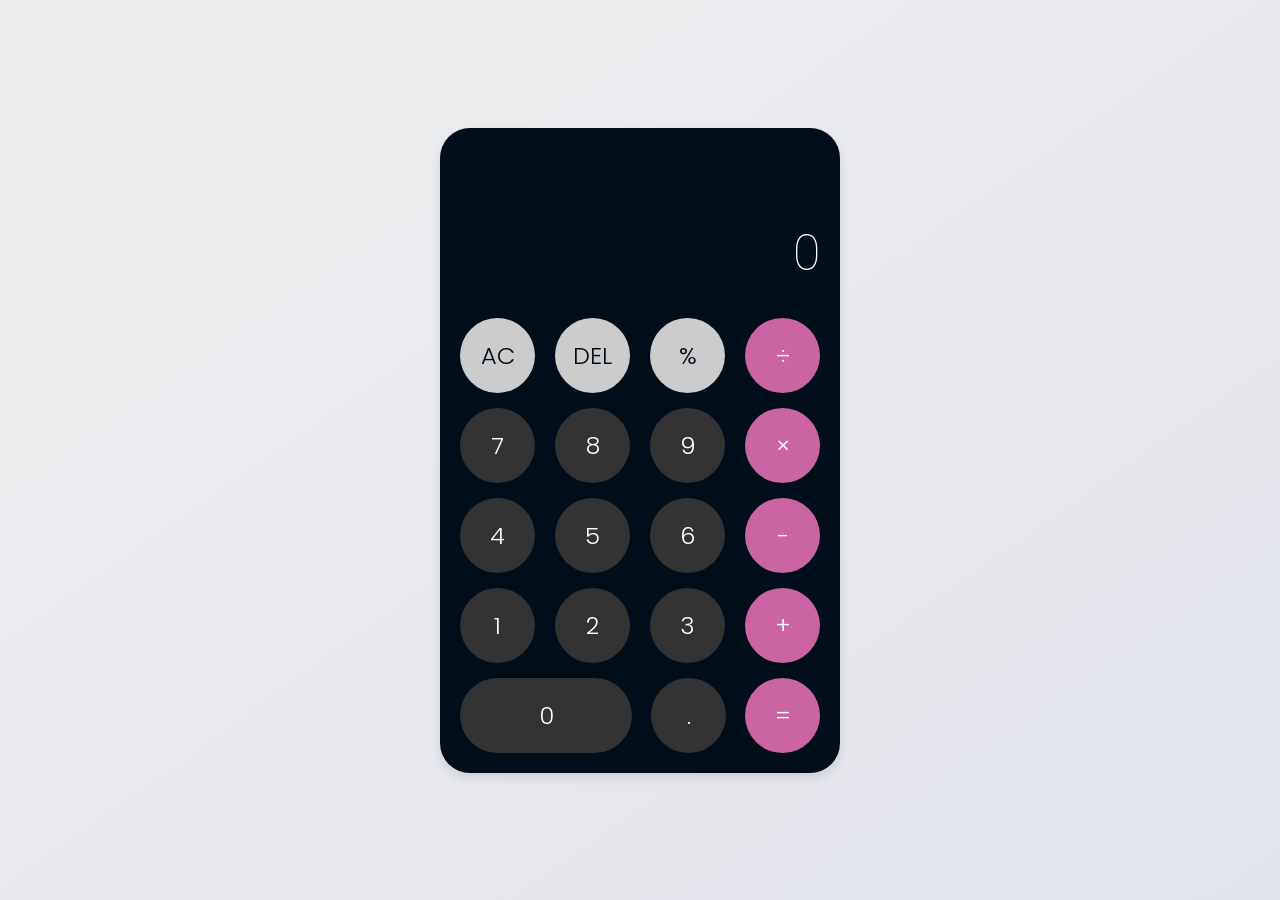
<file: index.html>
<!DOCTYPE html>
<html lang="en">
<head>
    <meta charset="UTF-8">
    <meta name="viewport" content="width=device-width, initial-scale=1.0">
    <title>Calculator Using JavaScript | Learn Code With Amit</title>
    <link rel="stylesheet" href="style.css">
</head>
<body>
    <div class="container">
        <div class="display-container">
            <span class="history"></span>
            <input type="text" class="display" placeholder="0">
        </div>
        <div class="buttons">
            <button class="operator top-operator"  data-value="AC">AC</button>
            <button class="operator top-operator"  data-value="DEL">DEL</button>
            <button class="operator top-operator"  data-value="%">%</button>
            <button class="operator"  data-value="/">&divide;</button>

            <button data-value="7">7</button>
            <button data-value="8">8</button>
            <button data-value="9">9</button>
            <button class="operator" data-value="*">&times;</button>
            
            <button data-value="4">4</button>
            <button data-value="5">5</button>
            <button data-value="6">6</button>
            <button class="operator" data-value="-">-</button>

            <button data-value="1">1</button>
            <button data-value="2">2</button>
            <button data-value="3">3</button>
            <button class="operator" data-value="+">+</button>

            <button class="value-zero" data-value="0">0</button>
            <button data-value=".">.</button>
            <button class="operator" data-value="=">=</button>
          
        </div>
    </div>
    <script src="./script.js"></script>
</body>
</html>
</file>
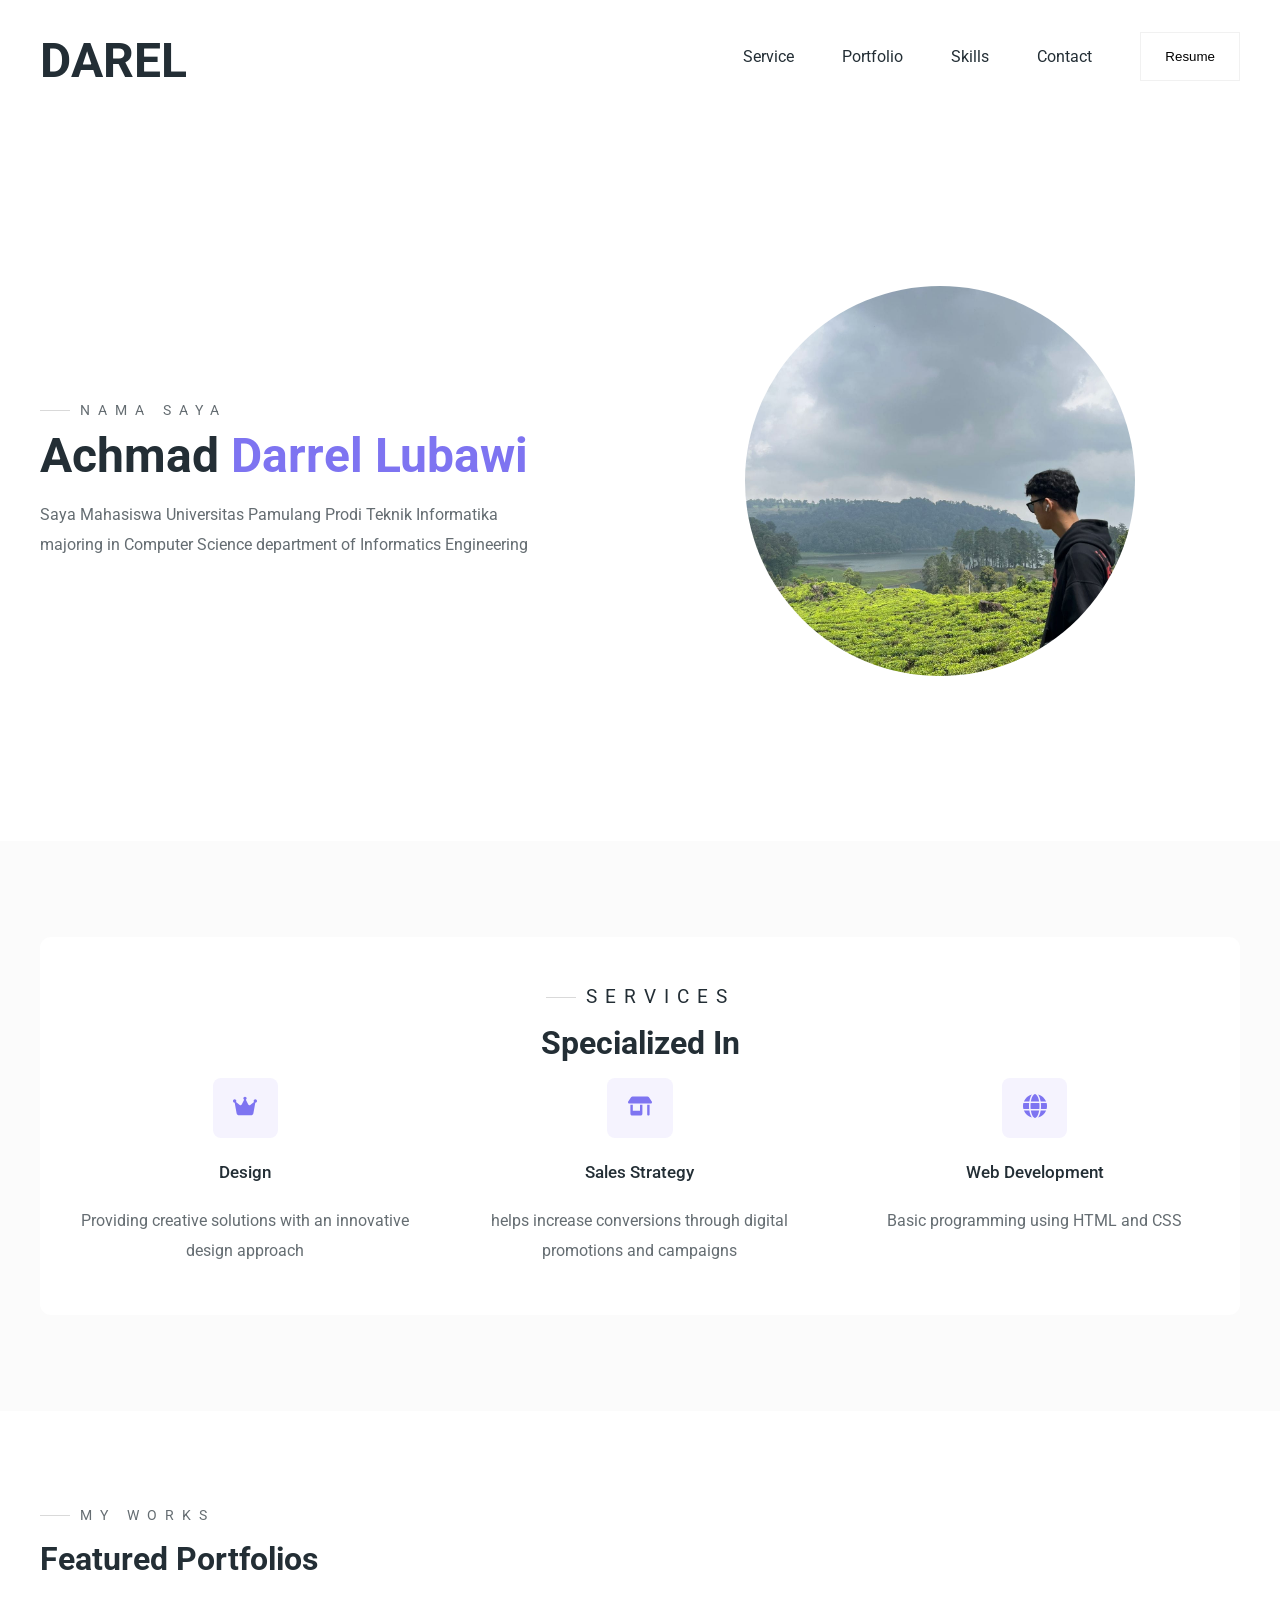
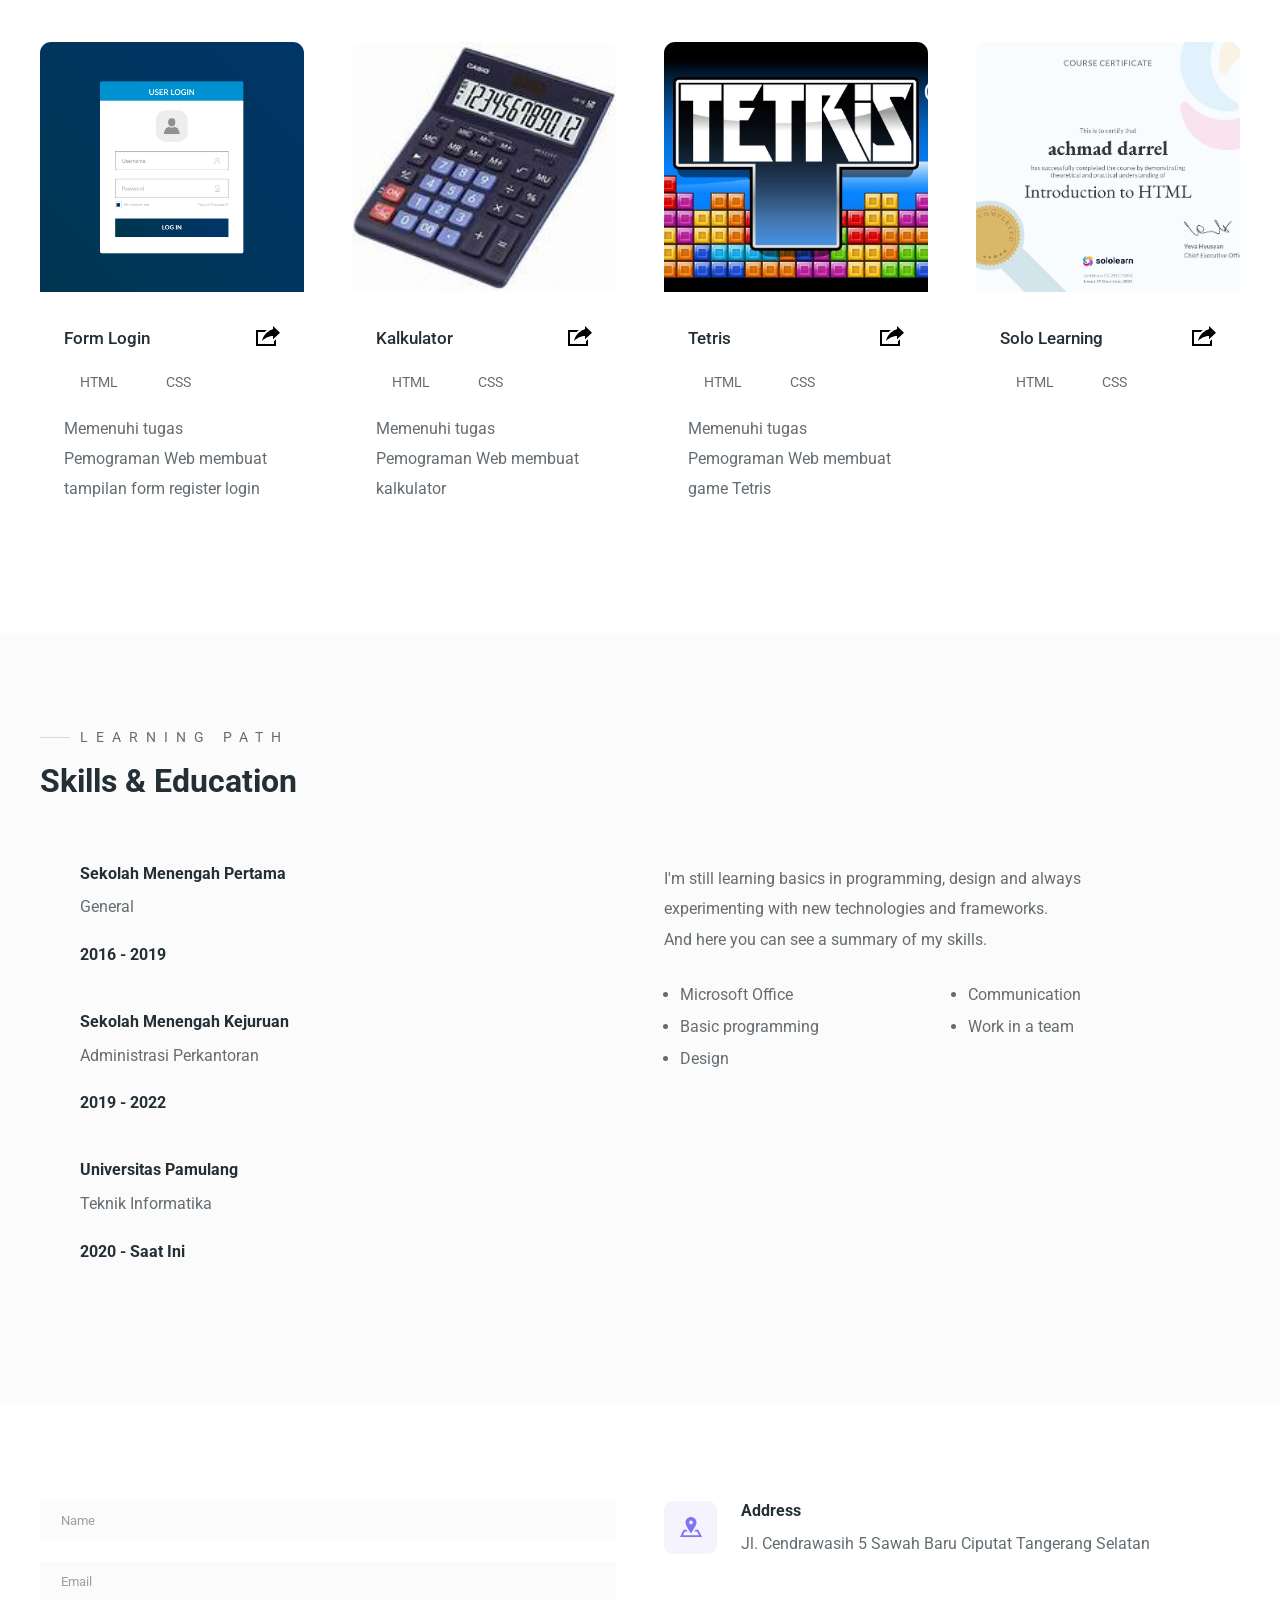
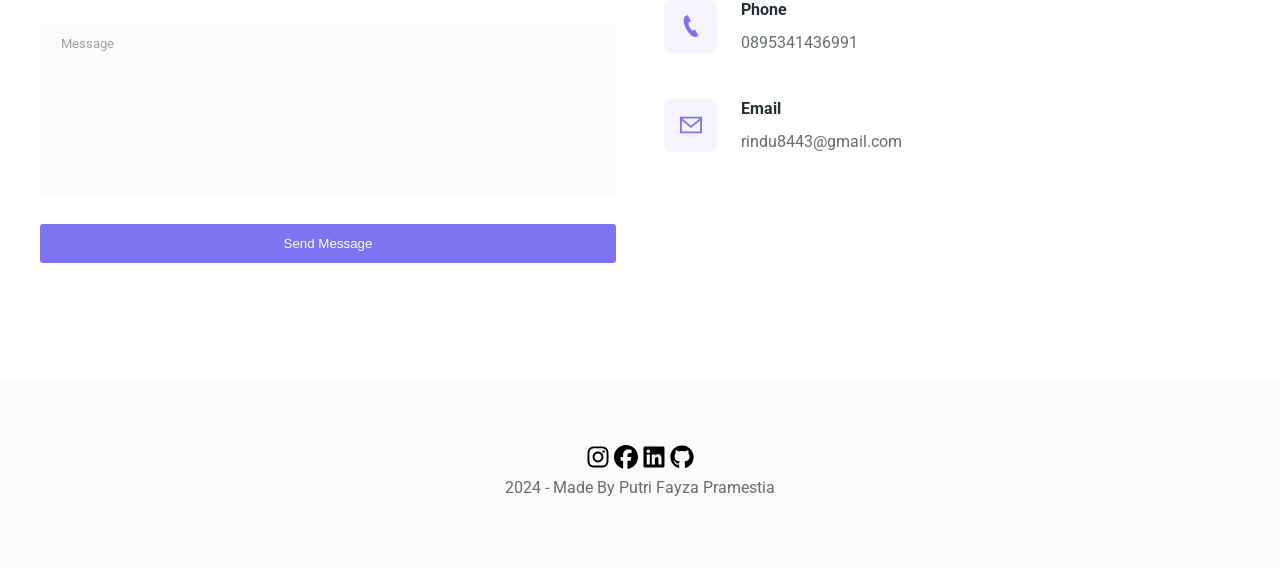
<file: Website_Portofolio/Website_Portofolio/index.html>
<!DOCTYPE html>
<html lang="en">
<head>
    <meta charset="UTF-8">
    <meta name="viewport" content="width=device-width, initial-scale=1.0" />
    <link rel="stylesheet" href="style.css" />
    <link rel="stylesheet" href="responsive.css"/>
    <title>Achmad Darrel Lubawi</title>
</head>
<body>
    <!-- Header -->
    <header>
        <div class="main-container">
            <div class="nav">
                <div class="logo">
                    <a href="/">DAREL</a>
                </div>

                <nav>
                    <ul>
                        <li><a href="#service">Service</a></li>
                        <li><a href="#portfolios">Portfolio</a></li>
                        <li><a href="#skills">Skills</a></li>
                        <li><a href="#contact">Contact</a></li>
                        <li>
                            <a href="#/Resume.pdf" target="_blank">
                                <button class="btn">Resume</button>
                            </a>
                        </li>
                    </ul>
                </nav>
                <div class="burger" onclick="toggleNav()">
                    <div class="line-1"></div>
                    <div class="line-2"></div>
                    <div class="line-3"></div>
                </div>
            </div>

            <section id="hero">
                <div class="hero-left">
                <h3 class="pre-title"> Nama Saya</h3>
                <h1 class="hero-name"> Achmad <span>Darrel Lubawi</span></h1>
                <p>Saya Mahasiswa Universitas Pamulang Prodi Teknik Informatika </p>
                <p>majoring in Computer Science department of Informatics Engineering</p>
                </div>
                <div class="hero-right">
                    <img class="rounded-image" src="/Website_Portofolio/project/foto/darel.jpg" alt="Person Standing" />
                </div>
            </section>
        </div>
    </header>
    <!-- End of Header -->

     <!--Services Section-->
     <section id="service">
        <div class="service main-container text-center">
            <h3 class="pre-title">Services</h3>
            <h1 class="section-title services-title">Specialized In</h1>

            <div class="grid-3">
                <!--service1-->
                <div class="Service">
                    <div class="service-icon">
                        <svg xmlns="http://www.w3.org/2000/svg"
                        width="24"
                        height="24" 
                        viewBox="0 0 576 512">
                            <path 
                            d="M309 106c11.4-7 19-19.7 19-34c0-22.1-17.9-40-40-40s-40 17.9-40 40c0 14.4 7.6 27 19 34L209.7 220.6c-9.1 18.2-32.7 23.4-48.6 10.7L72 160c5-6.7 8-15 8-24c0-22.1-17.9-40-40-40S0 113.9 0 136s17.9 40 40 40c.2 0 .5 0 .7 0L86.4 427.4c5.5 30.4 32 52.6 63 52.6l277.2 0c30.9 0 57.4-22.1 63-52.6L535.3 176c.2 0 .5 0 .7 0c22.1 0 40-17.9 40-40s-17.9-40-40-40s-40 17.9-40 40c0 9 3 17.3 8 24l-89.1 71.3c-15.9 12.7-39.5 7.5-48.6-10.7L309 106z"
                            />
                        </svg>
                    </div>
                    <h4>Design</h4>
                    <p>Providing creative solutions with an innovative design approach</p>
                </div>
                <!--service2-->
                <div class="Service">
                    <div class="service-icon">
                        <svg xmlns="http://www.w3.org/2000/svg"
                        width="24"
                        height="24"
                        viewBox="0 0 640 512">
                            <path 
                            d="M36.8 192l566.3 0c20.3 0 36.8-16.5 36.8-36.8c0-7.3-2.2-14.4-6.2-20.4L558.2 21.4C549.3 8 534.4 0 518.3 0L121.7 0c-16 0-31 8-39.9 21.4L6.2 134.7c-4 6.1-6.2 13.2-6.2 20.4C0 175.5 16.5 192 36.8 192zM64 224l0 160 0 80c0 26.5 21.5 48 48 48l224 0c26.5 0 48-21.5 48-48l0-80 0-160-64 0 0 160-192 0 0-160-64 0zm448 0l0 256c0 17.7 14.3 32 32 32s32-14.3 32-32l0-256-64 0z"
                            />
                        </svg>
                    </div>
                    <h4>Sales Strategy</h4>
                    <p>helps increase conversions through digital promotions and campaigns</p>
                </div>
                <!--service3-->
                <div class="Service">
                    <div class="service-icon">
                        <svg xmlns="http://www.w3.org/2000/svg"
                        width="24"
                        height="24"
                        viewBox="0 0 512 512">
                            <path 
                            d="M352 256c0 22.2-1.2 43.6-3.3 64l-185.3 0c-2.2-20.4-3.3-41.8-3.3-64s1.2-43.6 3.3-64l185.3 0c2.2 20.4 3.3 41.8 3.3 64zm28.8-64l123.1 0c5.3 20.5 8.1 41.9 8.1 64s-2.8 43.5-8.1 64l-123.1 0c2.1-20.6 3.2-42 3.2-64s-1.1-43.4-3.2-64zm112.6-32l-116.7 0c-10-63.9-29.8-117.4-55.3-151.6c78.3 20.7 142 77.5 171.9 151.6zm-149.1 0l-176.6 0c6.1-36.4 15.5-68.6 27-94.7c10.5-23.6 22.2-40.7 33.5-51.5C239.4 3.2 248.7 0 256 0s16.6 3.2 27.8 13.8c11.3 10.8 23 27.9 33.5 51.5c11.6 26 20.9 58.2 27 94.7zm-209 0L18.6 160C48.6 85.9 112.2 29.1 190.6 8.4C165.1 42.6 145.3 96.1 135.3 160zM8.1 192l123.1 0c-2.1 20.6-3.2 42-3.2 64s1.1 43.4 3.2 64L8.1 320C2.8 299.5 0 278.1 0 256s2.8-43.5 8.1-64zM194.7 446.6c-11.6-26-20.9-58.2-27-94.6l176.6 0c-6.1 36.4-15.5 68.6-27 94.6c-10.5 23.6-22.2 40.7-33.5 51.5C272.6 508.8 263.3 512 256 512s-16.6-3.2-27.8-13.8c-11.3-10.8-23-27.9-33.5-51.5zM135.3 352c10 63.9 29.8 117.4 55.3 151.6C112.2 482.9 48.6 426.1 18.6 352l116.7 0zm358.1 0c-30 74.1-93.6 130.9-171.9 151.6c25.5-34.2 45.2-87.7 55.3-151.6l116.7 0z"
                            />
                        </svg>
                    </div>
                    <h4>Web Development</h4>
                    <p>Basic programming using HTML and CSS</p>
                </div>
            </div>
        </div>
     </section>
          <!-- End of Services-->
          <!-- Portfolios -->
          <section id="portfolios">
            <div class="portfolios main-container">
              <h3 class="pre-title">My Works</h3>
              <h1 class="section-title">Featured Portfolios</h1>
      
              <div class="grid-3">
                <!-- Portfolio 1 -->
                <div class="portfolio">
                  <div class="portfolio-cover">
                    <img
                      src="/Website_Portofolio/project/foto/fotologin.jpg"
                      alt="Portfolio 1"
                    />
                  </div>
                  <div class="portfolio-info">
                    <div class="portfolio-title">
                      <h4>Form Login</h4>
                      <a href="/Website_Portofolio/project/FORM KARYAWAN UTS/ACHMAD DARREL LUBAWI_221011401667_05 TPLK 001.html" class="portfolio-link">
                        <svg
                          xmlns="http://www.w3.org/2000/svg"
                          width="24"
                          height="24"
                          viewBox="0 0 24 24"
                          >
                          <path
                            d="M6 17c2.269-9.881 11-11.667 11-11.667v-3.333l7 6.637-7 6.696v-3.333s-6.17-.171-11 5zm12 .145v2.855h-16v-12h6.598c.768-.787 1.561-1.449 2.339-2h-10.937v16h20v-6.769l-2 1.914z"
                          />
                        </svg>
                      </a>
                    </div>
                    <div class="portfolio-tags">
                      <div>HTML</div>
                      <div>CSS</div>
                    </div>
                    <p>
                        Memenuhi tugas Pemograman Web membuat tampilan form register login
                      </p>
                    </div>
                  </div>
          <!-- Portfolio 2 -->
          <div class="portfolio">
            <div class="portfolio-cover">
              <img
                src="/Website_Portofolio/project/foto/kalkulator.jpeg"
                alt="Portfolio 1"
              />
            </div>
            <div class="portfolio-info">
              <div class="portfolio-title">
                <h4>Kalkulator</h4>
                <a href="/Website_Portofolio/project/kalkulator new/Kalkulator Khusnul/Kalkulator ibeyy/index.html" class="portfolio-link">
                  <svg
                    xmlns="http://www.w3.org/2000/svg"
                    width="24"
                    height="24"
                    viewBox="0 0 24 24"
                  >
                  <path
                  d="M6 17c2.269-9.881 11-11.667 11-11.667v-3.333l7 6.637-7 6.696v-3.333s-6.17-.171-11 5zm12 .145v2.855h-16v-12h6.598c.768-.787 1.561-1.449 2.339-2h-10.937v16h20v-6.769l-2 1.914z"
                />
              </svg>
            </a>
          </div>
          <div class="portfolio-tags">
            <div>HTML</div>
            <div>CSS</div>
          </div>
          <p>
            Memenuhi tugas Pemograman Web membuat kalkulator
          </p>
        </div>
      </div>
          <!-- Portfolio 3 -->
          <div class="portfolio">
            <div class="portfolio-cover">
              <img
                src="/Website_Portofolio/project/foto/tetris.jpg"
                alt="Portfolio 1"
              />
            </div>
            <div class="portfolio-info">
              <div class="portfolio-title">
                <h4>Tetris</h4>
                <a href="/Website_Portofolio/project/tetris game/tetris-html/tetris-html/index.html" class="portfolio-link">
                  <svg
                    xmlns="http://www.w3.org/2000/svg"
                    width="24"
                    height="24"
                    viewBox="0 0 24 24"
                  >
                    <path
                      d="M6 17c2.269-9.881 11-11.667 11-11.667v-3.333l7 6.637-7 6.696v-3.333s-6.17-.171-11 5zm12 .145v2.855h-16v-12h6.598c.768-.787 1.561-1.449 2.339-2h-10.937v16h20v-6.769l-2 1.914z"
                    />
                  </svg>
                </a>
            </div>
            <div class="portfolio-tags">
              <div>HTML</div>
              <div>CSS</div>
            </div>
            <p>
                Memenuhi tugas Pemograman Web membuat game Tetris
            </p>
          </div>
        </div>
         <!-- Portfolio 4 -->
         <div class="portfolio">
          <div class="portfolio-cover">
            <img
              src="/Website_Portofolio/project/foto/htmlsololearn.jpg"
              alt="Portfolio 1"
            />
          </div>
          <div class="portfolio-info">
            <div class="portfolio-title">
              <h4>Solo Learning</h4>
              <a href="https://www.sololearn.com/certificates/CC-ZECCT3M4" class="portfolio-link">
                <svg
                  xmlns="http://www.w3.org/2000/svg"
                  width="24"
                  height="24"
                  viewBox="0 0 24 24"
                >
                  <path
                    d="M6 17c2.269-9.881 11-11.667 11-11.667v-3.333l7 6.637-7 6.696v-3.333s-6.17-.171-11 5zm12 .145v2.855h-16v-12h6.598c.768-.787 1.561-1.449 2.339-2h-10.937v16h20v-6.769l-2 1.914z"
                  />
                </svg>
              </a>
          </div>
          <div class="portfolio-tags">
            <div>HTML</div>
            <div>CSS</div>
          </div>
    </div>
  </section>
  <!-- End Portfolios -->        
      <!-- Skills & Education -->
    <section id="skills">
        <div class="skills main-container">
          <h3 class="pre-title">Learning Path</h3>
          <h1 class="section-title">Skills & Education</h1>
  
          <div class="skills-grid">
            <div class="skills-left">
                <!--Education 1-->
              <div class="education">
                <div class="line">
                  <div></div>
                </div>
                <div class="education-info">
                  <h4 class="education-title">Sekolah Menengah Pertama</h4>
                  <p>General</p>
                  <h4 class="education-years">2016 - 2019</h4>
                </div>
              </div>
              <!--Education 2-->
              <div class="education">
                <div class="line">
                  <div></div>
                </div>
                <div class="education-info">
                  <h4 class="education-title">Sekolah Menengah Kejuruan</h4>
                  <p>Administrasi Perkantoran</p>
                  <h4 class="education-years">2019 - 2022</h4>
                </div>
            </div>
            <!--Education 3-->
            <div class="education">
              <div class="line">
                <div></div>
              </div>
              <div class="education-info">
                <h4 class="education-title">Universitas Pamulang</h4>
                <p>Teknik Informatika</p>
                <h4 class="education-years">2020 - Saat Ini</h4>
              </div>
            </div>
          </div>

          <div class="skills-right">
            <p>I'm still learning basics in programming, design and always</p>
            <p>experimenting with new technologies and frameworks.</p>
            <p>And here you can see a summary of my skills.</p>
            <div class="skills-list">
                <ul>
                  <li>Microsoft Office</li>
                  <li>Basic programming</li> 
                  <li>Design</li>
                </ul>
  
                <ul>
                  <li>Communication</li>
                  <li>Work in a team</li>
                </ul>
              </div>
            </div>
          </div>
        </div>
      </section>
      <!-- End Skills & Education  -->

           <!-- Contact -->
    <section id="contact">
        <div class="contact main-container">
          <div class="contact-left">
            <form class="contact-form" action="https://formspree.io/f/movqlljb"
              method="POST">
              <div>
                <input type="text" placeholder="Name" name="name" />
              </div>
              <div>
                <input type="email" placeholder="Email" name="email" />
              </div>
              <div>
                <textarea
                  name="message" id="message" cols="30"rows="10" placeholder="Message"></textarea>
              </div>
              <div>
                <button class="btn-submit">Send Message</button>
            </div>
              </form>
             </div>
      <!--Contact Item 1-->
      <div class="contact-right">
        <div class="contact-item">
          <div class="contact-item-icon">
            <svg
              xmlns="http://www.w3.org/2000/svg"
              width="22"
              height="22"
              viewBox="0 0 24 24">
              <path
                d="M12 1c-3.148 0-6 2.553-6 5.702 0 3.148 2.602 6.907 6 12.298 3.398-5.391 6-9.15 6-12.298 0-3.149-2.851-5.702-6-5.702zm0 8c-1.105 0-2-.895-2-2s.895-2 2-2 2 .895 2 2-.895 2-2 2zm12 14h-24l4-8h3.135c.385.641.798 1.309 1.232 2h-3.131l-2 4h17.527l-2-4h-3.131c.435-.691.848-1.359 1.232-2h3.136l4 8z"
              />
            </svg>
          </div>
          <div class="contact-item-detail">
            <h4>Address</h4>
            <p>Jl. Cendrawasih 5 Sawah Baru Ciputat Tangerang Selatan</p>
        </div>
      </div>
       <!--Contact Item 2-->
      <div class="contact-item">
        <div class="contact-item-icon">
          <svg
            xmlns="http://www.w3.org/2000/svg"
            width="22"
            height="22"
            viewBox="0 0 24 24">
            <path
              d="M20 22.621l-3.521-6.795c-.008.004-1.974.97-2.064 1.011-2.24 1.086-6.799-7.82-4.609-8.994l2.083-1.026-3.493-6.817-2.106 1.039c-7.202 3.755 4.233 25.982 11.6 22.615.121-.055 2.102-1.029 2.11-1.033z"
            />
          </svg>
        </div>
        <div class="contact-item-detail">
          <h4>Phone</h4>
          <p>0895341436991</p>
        </div>
      </div>
       <!--Contact Item 3-->
      <div class="contact-item">
        <div class="contact-item-icon">
            <svg
            xmlns="http://www.w3.org/2000/svg"
            width="22"
            height="22"
            viewBox="0 0 24 24">
            <path
              d="M0 3v18h24v-18h-24zm21.518 2l-9.518 7.713-9.518-7.713h19.036zm-19.518 14v-11.817l10 8.104 10-8.104v11.817h-20z"
            />
          </svg>
        </div>
        <div class="contact-item-detail">
          <h4>Email</h4>
          <p>rindu8443@gmail.com</p>
        </div>
      </div>
    </div>
  </div>
</section>
<!-- End Contact -->
 <!--Footer-->
<footer>
    <div class="footer-icon">
        <a href="">
            <svg xmlns="http://www.w3.org/2000/svg"
            width="24"
            height="24"
            viewBox="0 0 448 512">
                <path d="M224.1 141c-63.6 0-114.9 51.3-114.9 114.9s51.3 114.9 114.9 114.9S339 319.5 339 255.9 287.7 141 224.1 141zm0 189.6c-41.1 0-74.7-33.5-74.7-74.7s33.5-74.7 74.7-74.7 74.7 33.5 74.7 74.7-33.6 74.7-74.7 74.7zm146.4-194.3c0 14.9-12 26.8-26.8 26.8-14.9 0-26.8-12-26.8-26.8s12-26.8 26.8-26.8 26.8 12 26.8 26.8zm76.1 27.2c-1.7-35.9-9.9-67.7-36.2-93.9-26.2-26.2-58-34.4-93.9-36.2-37-2.1-147.9-2.1-184.9 0-35.8 1.7-67.6 9.9-93.9 36.1s-34.4 58-36.2 93.9c-2.1 37-2.1 147.9 0 184.9 1.7 35.9 9.9 67.7 36.2 93.9s58 34.4 93.9 36.2c37 2.1 147.9 2.1 184.9 0 35.9-1.7 67.7-9.9 93.9-36.2 26.2-26.2 34.4-58 36.2-93.9 2.1-37 2.1-147.8 0-184.8zM398.8 388c-7.8 19.6-22.9 34.7-42.6 42.6-29.5 11.7-99.5 9-132.1 9s-102.7 2.6-132.1-9c-19.6-7.8-34.7-22.9-42.6-42.6-11.7-29.5-9-99.5-9-132.1s-2.6-102.7 9-132.1c7.8-19.6 22.9-34.7 42.6-42.6 29.5-11.7 99.5-9 132.1-9s102.7-2.6 132.1 9c19.6 7.8 34.7 22.9 42.6 42.6 11.7 29.5 9 99.5 9 132.1s2.7 102.7-9 132.1z"/>
            </svg>
        </a>
        <a href="">
            <svg xmlns="http://www.w3.org/2000/svg" 
            width="24"
            height="24" 
            viewBox="0 0 512 512">
                <path d="M512 256C512 114.6 397.4 0 256 0S0 114.6 0 256C0 376 82.7 476.8 194.2 504.5V334.2H141.4V256h52.8V222.3c0-87.1 39.4-127.5 125-127.5c16.2 0 44.2 3.2 55.7 6.4V172c-6-.6-16.5-1-29.6-1c-42 0-58.2 15.9-58.2 57.2V256h83.6l-14.4 78.2H287V510.1C413.8 494.8 512 386.9 512 256h0z"/>
            </svg>
        </a>
        <a href="">
            <svg xmlns="http://www.w3.org/2000/svg" 
            width="24"
            height="24" 
            viewBox="0 0 448 512">
                <path d="M416 32H31.9C14.3 32 0 46.5 0 64.3v383.4C0 465.5 14.3 480 31.9 480H416c17.6 0 32-14.5 32-32.3V64.3c0-17.8-14.4-32.3-32-32.3zM135.4 416H69V202.2h66.5V416zm-33.2-243c-21.3 0-38.5-17.3-38.5-38.5S80.9 96 102.2 96c21.2 0 38.5 17.3 38.5 38.5 0 21.3-17.2 38.5-38.5 38.5zm282.1 243h-66.4V312c0-24.8-.5-56.7-34.5-56.7-34.6 0-39.9 27-39.9 54.9V416h-66.4V202.2h63.7v29.2h.9c8.9-16.8 30.6-34.5 62.9-34.5 67.2 0 79.7 44.3 79.7 101.9V416z"/>
            </svg>
        </a>
        <a href="">
            <svg xmlns="http://www.w3.org/2000/svg" 
            width="24"
            height="24" 
            viewBox="0 0 496 512">
                <path d="M165.9 397.4c0 2-2.3 3.6-5.2 3.6-3.3 .3-5.6-1.3-5.6-3.6 0-2 2.3-3.6 5.2-3.6 3-.3 5.6 1.3 5.6 3.6zm-31.1-4.5c-.7 2 1.3 4.3 4.3 4.9 2.6 1 5.6 0 6.2-2s-1.3-4.3-4.3-5.2c-2.6-.7-5.5 .3-6.2 2.3zm44.2-1.7c-2.9 .7-4.9 2.6-4.6 4.9 .3 2 2.9 3.3 5.9 2.6 2.9-.7 4.9-2.6 4.6-4.6-.3-1.9-3-3.2-5.9-2.9zM244.8 8C106.1 8 0 113.3 0 252c0 110.9 69.8 205.8 169.5 239.2 12.8 2.3 17.3-5.6 17.3-12.1 0-6.2-.3-40.4-.3-61.4 0 0-70 15-84.7-29.8 0 0-11.4-29.1-27.8-36.6 0 0-22.9-15.7 1.6-15.4 0 0 24.9 2 38.6 25.8 21.9 38.6 58.6 27.5 72.9 20.9 2.3-16 8.8-27.1 16-33.7-55.9-6.2-112.3-14.3-112.3-110.5 0-27.5 7.6-41.3 23.6-58.9-2.6-6.5-11.1-33.3 2.6-67.9 20.9-6.5 69 27 69 27 20-5.6 41.5-8.5 62.8-8.5s42.8 2.9 62.8 8.5c0 0 48.1-33.6 69-27 13.7 34.7 5.2 61.4 2.6 67.9 16 17.7 25.8 31.5 25.8 58.9 0 96.5-58.9 104.2-114.8 110.5 9.2 7.9 17 22.9 17 46.4 0 33.7-.3 75.4-.3 83.6 0 6.5 4.6 14.4 17.3 12.1C428.2 457.8 496 362.9 496 252 496 113.3 383.5 8 244.8 8zM97.2 352.9c-1.3 1-1 3.3 .7 5.2 1.6 1.6 3.9 2.3 5.2 1 1.3-1 1-3.3-.7-5.2-1.6-1.6-3.9-2.3-5.2-1zm-10.8-8.1c-.7 1.3 .3 2.9 2.3 3.9 1.6 1 3.6 .7 4.3-.7 .7-1.3-.3-2.9-2.3-3.9-2-.6-3.6-.3-4.3 .7zm32.4 35.6c-1.6 1.3-1 4.3 1.3 6.2 2.3 2.3 5.2 2.6 6.5 1 1.3-1.3 .7-4.3-1.3-6.2-2.2-2.3-5.2-2.6-6.5-1zm-11.4-14.7c-1.6 1-1.6 3.6 0 5.9 1.6 2.3 4.3 3.3 5.6 2.3 1.6-1.3 1.6-3.9 0-6.2-1.4-2.3-4-3.3-5.6-2z"/>
            </svg>
        </a>
    </div>
    <p>2024 - Made By Putri Fayza Pramestia</p>
</footer>

 <!--end of footer-->

<script src="main.js"></script>
</body>
</html>
</file>
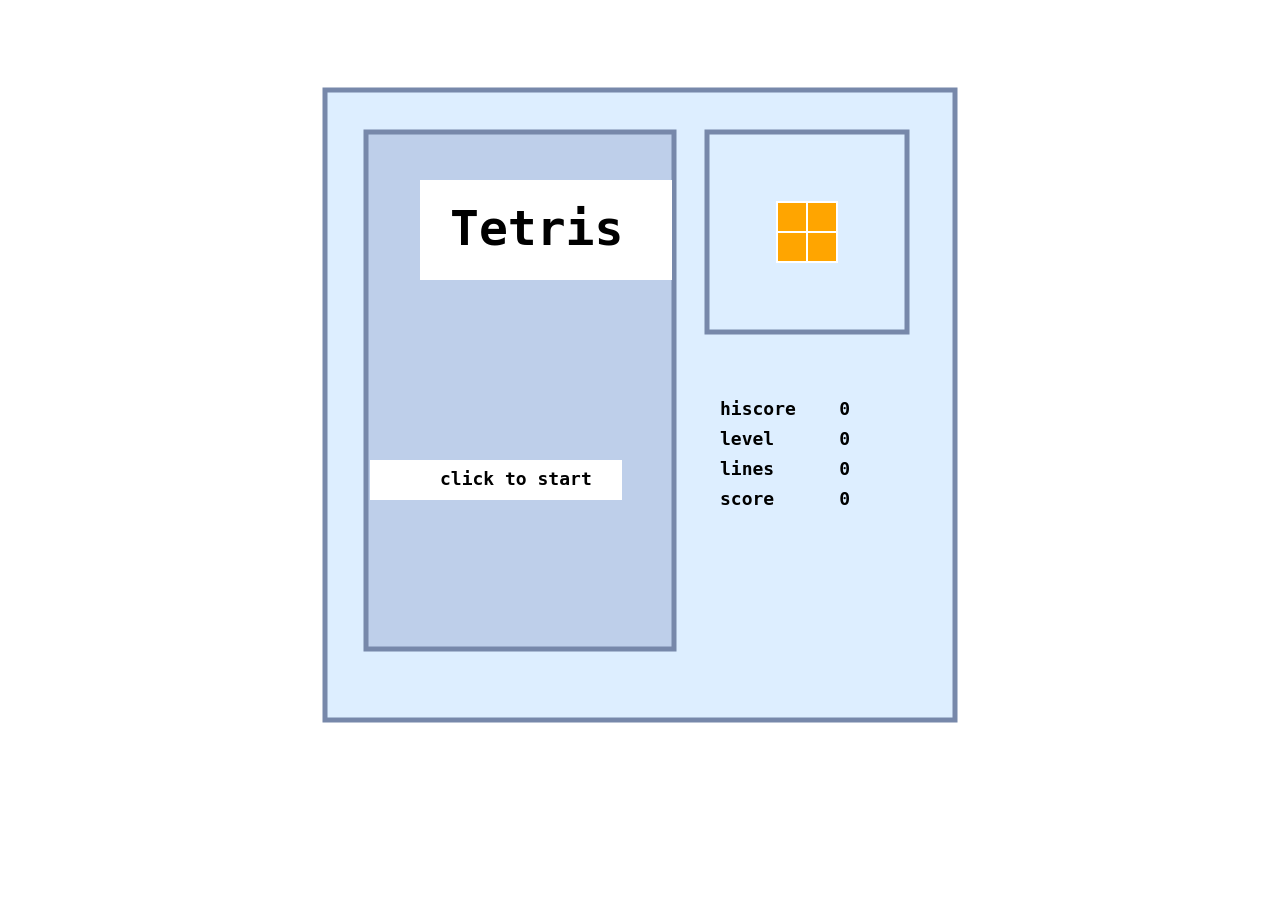
<file: Website_Portofolio/project/tetris game/tetris-html/tetris-html/index.html>
<!DOCTYPE html>
<html lang='en'>
 
<head>
    <meta charset='UTF-8'>
    <link rel="stylesheet" href="style.css">
</head>
 
<body>
    <canvas></canvas>
   <script src="script.js"></script>
</body>
 
</html>
</file>
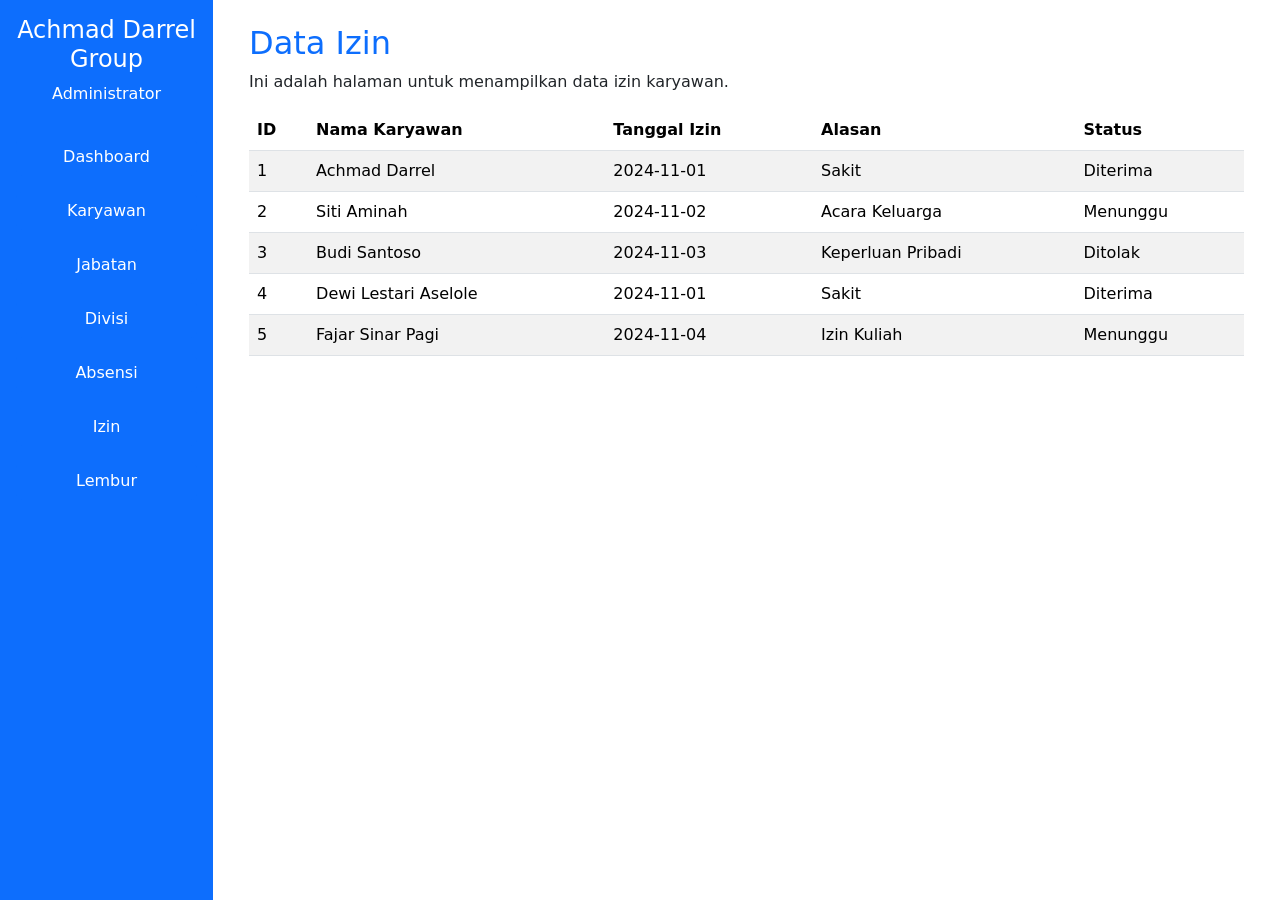
<file: izin.html>
<!DOCTYPE html>
<html lang="id">
<head>
  <meta charset="UTF-8">
  <meta name="viewport" content="width=device-width, initial-scale=1.0">
  <title>Izin - Sistem Informasi Manajemen Karyawan</title>
  <link href="https://cdn.jsdelivr.net/npm/bootstrap@5.3.0/dist/css/bootstrap.min.css" rel="stylesheet">
</head>
<body>

<!-- Sidebar -->
<div class="d-flex">
  <nav class="bg-primary text-white p-3 sidebar" style="width: 250px; height: 100vh;">
    <div class="text-center mb-4">
      <h4>Achmad Darrel Group</h4>
      <p>Administrator</p>
    </div>
    <ul class="list-unstyled">
      <li><a href="index.html" class="text-white btn btn-primary w-100 my-2">Dashboard</a></li>
      <li><a href="karyawan.html" class="text-white btn btn-primary w-100 my-2">Karyawan</a></li>
      <li><a href="jabatan.html" class="text-white btn btn-primary w-100 my-2">Jabatan</a></li>
      <li><a href="divisi.html" class="text-white btn btn-primary w-100 my-2">Divisi</a></li>
      <li><a href="absensi.html" class="text-white btn btn-primary w-100 my-2">Absensi</a></li>
      <li><a href="izin.html" class="text-white btn btn-primary w-100 my-2">Izin</a></li>
      <li><a href="lembur.html" class="text-white btn btn-primary w-100 my-2">Lembur</a></li>
    </ul>
  </nav>

  <!-- Main Content -->
  <div class="container-fluid">
    <div class="p-4">
      <h2 class="text-primary">Data Izin</h2>
      <p>Ini adalah halaman untuk menampilkan data izin karyawan.</p>

      <!-- Tabel Data Izin -->
      <table class="table table-striped mt-3">
        <thead>
          <tr>
            <th>ID</th>
            <th>Nama Karyawan</th>
            <th>Tanggal Izin</th>
            <th>Alasan</th>
            <th>Status</th>
          </tr>
        </thead>
        <tbody id="leave-table-body">
          <!-- Data izin akan dimasukkan secara dinamis di sini -->
        </tbody>
      </table>
    </div>
  </div>
</div>

<script src="https://cdn.jsdelivr.net/npm/bootstrap@5.3.0/dist/js/bootstrap.bundle.min.js"></script>
<script>
  // Data izin contoh
  const leaves = [
    { id: 1, employeeName: 'Achmad Darrel', date: '2024-11-01', reason: 'Sakit', status: 'Diterima' },
    { id: 2, employeeName: 'Siti Aminah', date: '2024-11-02', reason: 'Acara Keluarga', status: 'Menunggu' },
    { id: 3, employeeName: 'Budi Santoso', date: '2024-11-03', reason: 'Keperluan Pribadi', status: 'Ditolak' },
    { id: 4, employeeName: 'Dewi Lestari Aselole', date: '2024-11-01', reason: 'Sakit', status: 'Diterima' },
    { id: 5, employeeName: 'Fajar Sinar Pagi', date: '2024-11-04', reason: 'Izin Kuliah', status: 'Menunggu' }
  ];

  // Fungsi untuk merender data izin ke dalam tabel
  function renderLeaveTable() {
    const tableBody = document.getElementById('leave-table-body');
    leaves.forEach(leave => {
      const row = document.createElement('tr');
      row.innerHTML = `
        <td>${leave.id}</td>
        <td>${leave.employeeName}</td>
        <td>${leave.date}</td>
        <td>${leave.reason}</td>
        <td>${leave.status}</td>
      `;
      tableBody.appendChild(row);
    });
  }

  // Panggil fungsi untuk merender tabel saat halaman dimuat
  document.addEventListener('DOMContentLoaded', renderLeaveTable);
</script>
</body>
</html>
</file>
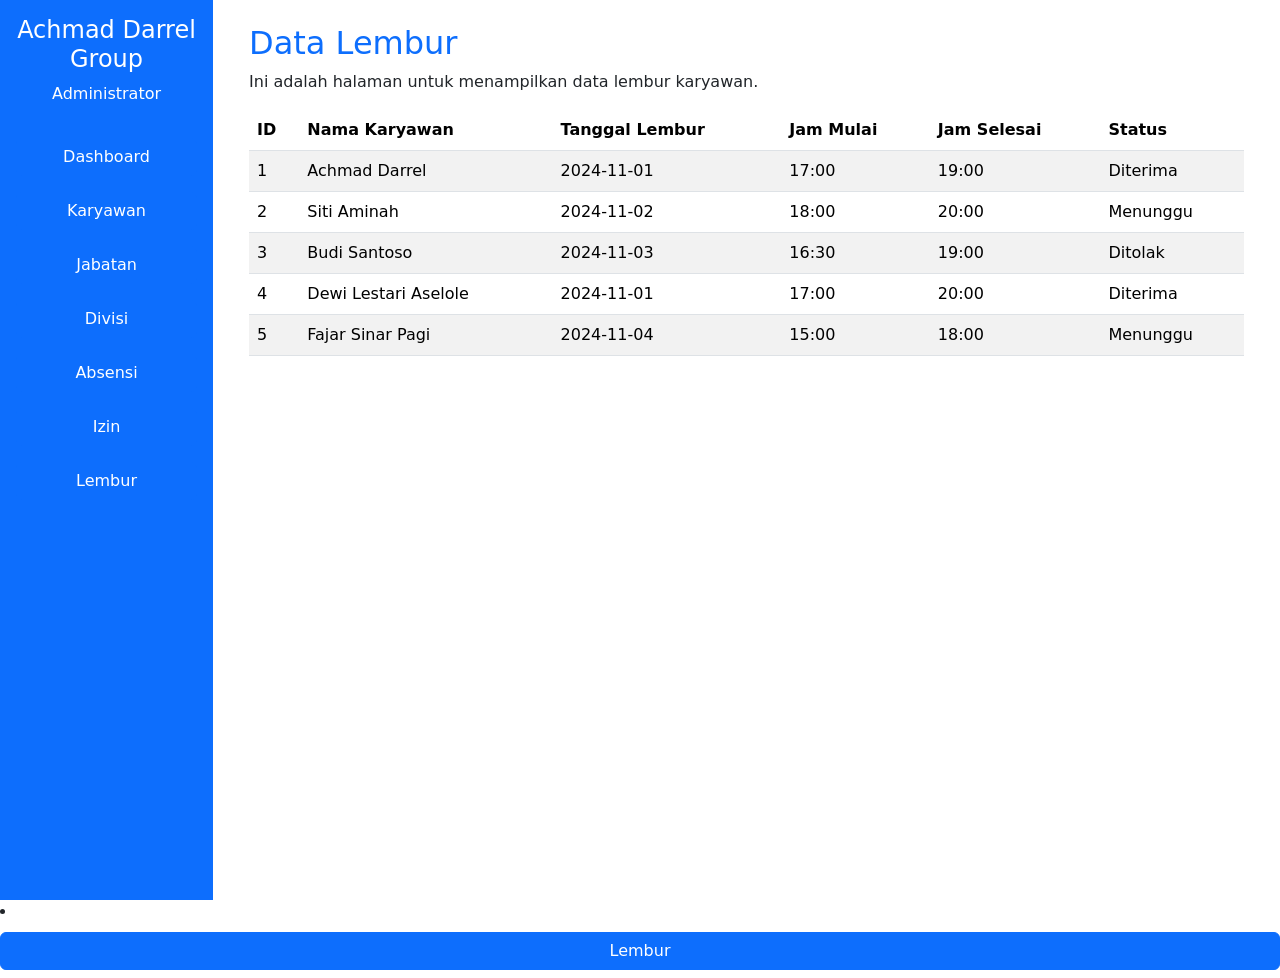
<file: lembur.html>
<!DOCTYPE html>
<html lang="id">
<head>
  <meta charset="UTF-8">
  <meta name="viewport" content="width=device-width, initial-scale=1.0">
  <title>Lembur - Sistem Informasi Manajemen Karyawan</title>
  <link href="https://cdn.jsdelivr.net/npm/bootstrap@5.3.0/dist/css/bootstrap.min.css" rel="stylesheet">
</head>
<body>

<!-- Sidebar -->
<div class="d-flex">
  <nav class="bg-primary text-white p-3 sidebar" style="width: 250px; height: 100vh;">
    <div class="text-center mb-4">
      <h4>Achmad Darrel Group</h4>
      <p>Administrator</p>
    </div>
    <ul class="list-unstyled">
      <li><a href="index.html" class="text-white btn btn-primary w-100 my-2">Dashboard</a></li>
      <li><a href="karyawan.html" class="text-white btn btn-primary w-100 my-2">Karyawan</a></li>
      <li><a href="jabatan.html" class="text-white btn btn-primary w-100 my-2">Jabatan</a></li>
      <li><a href="divisi.html" class="text-white btn btn-primary w-100 my-2">Divisi</a></li>
      <li><a href="absensi.html" class="text-white btn btn-primary w-100 my-2">Absensi</a></li>
      <li><a href="izin.html" class="text-white btn btn-primary w-100 my-2">Izin</a></li>
      <li><a href="lembur.html" class="text-white btn btn-primary w-100 my-2">Lembur</a></li>
    </ul>
  </nav>

  <!-- Main Content -->
  <div class="container-fluid">
    <div class="p-4">
      <h2 class="text-primary">Data Lembur</h2>
      <p>Ini adalah halaman untuk menampilkan data lembur karyawan.</p>

      <!-- Tabel Data Lembur -->
      <table class="table table-striped mt-3">
        <thead>
          <tr>
            <th>ID</th>
            <th>Nama Karyawan</th>
            <th>Tanggal Lembur</th>
            <th>Jam Mulai</th>
            <th>Jam Selesai</th>
            <th>Status</th>
          </tr>
        </thead>
        <tbody id="overtime-table-body">
          <!-- Data lembur akan dimasukkan secara dinamis di sini -->
        </tbody>
      </table>
    </div>
  </div>
</div>

<script src="https://cdn.jsdelivr.net/npm/bootstrap@5.3.0/dist/js/bootstrap.bundle.min.js"></script>
<script>
  // Data lembur contoh
  const overtimes = [
    { id: 1, employeeName: 'Achmad Darrel', date: '2024-11-01', startTime: '17:00', endTime: '19:00', status: 'Diterima' },
    { id: 2, employeeName: 'Siti Aminah', date: '2024-11-02', startTime: '18:00', endTime: '20:00', status: 'Menunggu' },
    { id: 3, employeeName: 'Budi Santoso', date: '2024-11-03', startTime: '16:30', endTime: '19:00', status: 'Ditolak' },
    { id: 4, employeeName: 'Dewi Lestari Aselole', date: '2024-11-01', startTime: '17:00', endTime: '20:00', status: 'Diterima' },
    { id: 5, employeeName: 'Fajar Sinar Pagi', date: '2024-11-04', startTime: '15:00', endTime: '18:00', status: 'Menunggu' }
  ];

  // Fungsi untuk merender data lembur ke dalam tabel
  function renderOvertimeTable() {
    const tableBody = document.getElementById('overtime-table-body');
    overtimes.forEach(overtime => {
      const row = document.createElement('tr');
      row.innerHTML = `
        <td>${overtime.id}</td>
        <td>${overtime.employeeName}</td>
        <td>${overtime.date}</td>
        <td>${overtime.startTime}</td>
        <td>${overtime.endTime}</td>
        <td>${overtime.status}</td>
      `;
      tableBody.appendChild(row);
    });
  }

  // Panggil fungsi untuk merender tabel saat halaman dimuat
  document.addEventListener('DOMContentLoaded', renderOvertimeTable);
</script>
</body>
</html>
<li><a href="lembur.html" class="text-white btn btn-primary w-100 my-2">Lembur</a></li>
</file>
<file: style.css>
/* ROBOTO FONT */  
@import url('https://fonts.googleapis.com/css2?family=Roboto:wght@100;300;400;500;700&display=swap');

/* POPPINS FONT */
@import url('https://fonts.googleapis.com/css2?family=Poppins:wght@300;400;500;600;700&display=swap');


/* ===== Color Variables */
:root{
    --bg-color: linear-gradient(to bottom right,#EEEEEE, #E0E3EB);
    --white-color: #FFFFFF;
    --black-color: #000E1A;
    --orange-color: rgba(207, 103, 165, 0.984);
    --medium-dark: #333333;
    --light-gray: #CCCCCC;
  
 }
*{
    margin: 0;
    padding: 0;
    box-sizing: border-box;
    font-family: 'Poppins',sans-serif;
}
body
{
    display: flex;
    justify-content: center;
    align-items: center;
    min-height: 100vh;
    background: var(--bg-color);
}
.container
{
    max-width: 400px;
    width: 100%;
    border-radius: 30px;
    padding: 20px;
    background: var(--black-color);
    color: var(--white-color);
    box-shadow: 0 5px 10px rgba(0, 0, 0, 0.1);
}
.display-container
{
    display: flex;
    flex-direction: column;
    margin-block: 40px 30px;
}
.history
{
    font-family: 'Roboto',sans-serif;
    width: 100%;
    height: 30px;
    text-align: right;
    color: var(--light-gray);
    font-weight: 300;
}
.display
{
    font-size: 50px;
    font-family: 'Roboto',sans-serif;
    font-weight: 100;
    height: 70px;
    width: 100%;
    text-align: right;
    outline: none;
    border: none;
    pointer-events: none;
    background: transparent;
    color: var(--white-color);
}
::placeholder
{
    color: var(--white-color);
}
.buttons
{
    display: flex;
    flex-wrap: wrap;
    justify-content: space-between;
    row-gap: 15px;
}
.buttons button
{
    width: 75px;
    height: 75px;
    font-size: 24px;
    font-weight: 300;
    background-color: var(--medium-dark);
    color: var(--white-color);
    border: none;
    border-radius: 50%;
    cursor: pointer;
}
.buttons .operator
{
    background-color: var(--orange-color);
}
.operator.top-operator
{
    background-color: var(--light-gray);
    color: var(--black-color);
}
.buttons button:active
{
    transform: scale(0.95);
}
button.value-zero
{
    width: calc(50% - 8px);
    border-radius: 50px;
}
</file>
<file: Website_Portofolio/Website_Portofolio/style.css>
@import url("https://fonts.googleapis.com/css2?family=Roboto:wght@400;500;700;900&display=swap");
:root{
    --primaryTextColor: #232e35;
    --secondaryTextColor: #656d72;

    --borderColors: #f1f1f1;
    --lineColor: #d9d9d9;

    --primaryBackgroundColor: #fff;
    --secondaryBackgroundColor: #fbfbfb;
    --thirdBackgroundColor: #f5f3fe;

    --primaryIconColor: #7e74f1;
    --primaryIconColorHover: #5d51e8;

    --sectionPadding: 6rem 0;

    --itemBorderRadius : 0.7rem;
}
* {
    margin: 0;
    padding: 0;
    box-sizing: border-box;
    scroll-behavior: smooth;
}
body {
    font-family: "Roboto", sans-serif;
}

h1,
h2,
h3,
h4,
h5,
h6,
strong {
    color: var(--primaryTextColor);
}

p {
    font-size: 1rem; /* 16px */
    line-height: 1.9rem;
}

p, 
span, 
label, 
input, 
textarea, 
li {
    color: var(--secondaryTextColor)
}

a {
    text-decoration: none;
}

/* End Preparation */

.main-container {
    width: 1200px;
    margin: 0 auto;
}
@media screen and (max-width: 1200px) {
    .main-container{
        width: 90%;
    }
}

/* Buttons */
.btn {
    padding: 1rem 1.5rem;
    background: white;
    border: 1.5px solid var(--borderColors);
    cursor: pointer;
    transition: .2s ease-in-out;
}
.btn:hover {
    box-shadow:  rgba(0, 0, 0, 0.04) 0px 3px 5px;
}

/* Titles */
.section-title {
    margin: 1rem 0 4rem;
    font-size: 2rem;

}

.pre-title {
    text-transform: uppercase;
    letter-spacing: 0.5rem;
    color: var(--secondaryTextColor);
    position: relative;
    padding-left: 40px;
    width: fit-content;
    font-weight: 400;
    font-size: 0.9rem;
}
.pre-title::before {
    content: "";
    width: 30px;
    height: 1px;
    background: var(--lineColor);
    position: absolute;
    display: block;
    left: 0;
    top: 50%;
}
/* Layout */
.grid-3{
    display: grid;
    grid-template-columns: repeat(auto-fit, minmax(250px, 1fr));
    gap: 3rem;
}

/* Logo and Navigation Menu*/
.nav {  
    display: flex;
    justify-content: space-between;
    padding: 2rem 0;
}

.nav ul {
    list-style: none;
    display: flex;
    gap: 3rem;
}

/* Logo */
.logo {
    display: flex;
    align-items: center;
    font-weight: 700;
    font-size: 3rem;
}

.logo a{
    color: var(--primaryTextColor);
}

/* Navigation Menu */
nav ul li {
    display: flex;
    align-items: center;
}

nav ul li a{
    color: var(--primaryTextColor);
}

/* Burger */
.burger div{
    width: 25px;
    height: 2px;
    background-color: #000;
    margin: 7px;
    transition: all 0.3s;
    z-index: 99;
}

.burger{
    display: none;
    z-index: 99;
    position: fixed;
    top: 33px;
    right: 35px;
}

/* Hero Section */
#hero{
    height: 720px;
    display: grid;
    grid-template-columns: 1fr 1fr;
    align-items: center;
}

.hero-name {
font-size: 3rem;
font-weight: 700;
margin: 0.5rem 0 1rem;
}

.hero-name span {
    color: var(--primaryIconColor)  !important;
}

.hero-right img {
    width: 90%;
}

.hero-right {
    display: flex;
    justify-content: center;
}

.rounded-image {
    width: 200px;
    height: 200px;
    border-radius: 50%;
    object-fit: cover;
    border: 5px solid #fff;
    transition: transform 0.3s ease;
}

.rounded-image:hover {
    transform: scale(1.1);
}

.hero-right img {
    width: 400px;
    height: 400px;
    border-radius: 50%;
    object-fit: cover;
    border: 5px solid #fff;
    transition: transform 0.3s ease;
}

.hero-right img:hover {
    transform: scale(1.1);
}

/* Service Section */
#service {
    background-color: var(--secondaryBackgroundColor);
    padding: var(--sectionPadding);
}

.service {
    text-align: center;
}

.service .pre-title {
    margin: 0 auto;
    font-size: 1.2rem;
    color: var(--primaryTextColor);
}

.services-title {
    text-align: center;
}

.service {
    padding: 3rem 2rem;
    text-align: center;
    background: var(--primaryBackgroundColor);
    border-radius: var(--itemBorderRadius);
}

.service .services-title {
    font-size: 2rem;
    font-weight: bold;
    margin: 1rem 0;
    color: var(--primaryTextColor);
}
.text-center {
    text-align: center; 
}

.service h4{
    margin: 1.5rem 0;
    font-weight: 500;
    font-size: 1.05rem;
}

.service-icon { 
    background: var(--thirdBackgroundColor);
    width: fit-content;
    margin: 0 auto;
    padding: 1rem 1.3rem;
    border-radius: 0.5rem;
}

.service-icon svg {
    fill: var(--primaryIconColor);
}

.service-icon {
    background: var(--thirdBackgroundColor);
    width: fit-content;
    margin: 0 auto;
    padding: 1rem 1.3rem;
    border-radius: 0.5rem;
}

  
.service-icon svg {
    fill: var(--primaryIconColor);
}
  
/* Portfolios */
#portfolios {
    padding: var(--sectionPadding);
}
  
.portfolio {
    border-radius: var(--itemBorderRadius);
    overflow: hidden;
    border: 1px solid var(--borderColor);
}
  
.portfolio-cover {
    height: 250px;
}

.portfolio img {
    width: 100%;
    height: 100%;
    object-fit: cover;
}

.portfolio-info {
    padding: 2rem 1.5rem;
}
  
.portfolio-title {
    display: flex;
    justify-content: space-between;
    align-items: center;
    gap: 1rem;
}
  
.portfolio h4 {
    font-weight: 500;
    font-size: 1.05rem;
}
  
.portfolio-title a svg:hover {
    fill: var(--primaryIconColor);
}
  
.portfolio-title a svg {
    transition: 0.2s ease-in-out;
}

.portfolio-tags {
    display: flex;
    gap: 1rem;
    margin: 1rem 0;
}
  
.portfolio-tags div {
    font-size: 0.9rem;
    border: 1px solid var(--borderColor);
    padding: 0.4rem 1rem;
    color: var(--secondaryTextColor);
}
  
.portfolio-tags div {
    font-size: 0.9rem;
    border: 1px solid var(--borderColor);
    padding: 0.4rem 1rem;
    color: var(--secondaryTextColor);
}

/* Skills and Education */
#skills {
    padding: var(--sectionPadding);
    background: var(--secondaryBackgroundColor);
}
  
.skills-grid {
    display: grid;
    grid-template-columns: repeat(auto-fit, minmax(350px, 1fr));
    gap: 3rem;
}
  
.education {
    display: flex;
    gap: 1rem;
}
  
.education .line {
    padding: 0 0.7rem;
}

.education .line div {
    width: 2px;
    height: 100%;
    background: var(--borderColor);
    position: relative;
}
  
.education-info p {
    margin: 0.6rem 0 1.4rem;
}
  
.education-years {
    margin-bottom: 3rem;
}
  
.education .line div:before {
    content: "";
    width: 15px;
    height: 15px;
    background: var(--borderColor);
    border-radius: 50%;
    position: absolute;
    left: -6px;
}

/* Right of Skills */
.skills-list {
    display: grid;
    grid-template-columns: 1fr 1fr;
    margin-top: 1.5rem;
}
  
.skills-right ul {
    line-height: 2rem;
    padding: 0 1rem;
}

/* Contact Setion */
#contact {
    padding: var(--sectionPadding);
}
  
.contact {
    display: grid;
    grid-template-columns: repeat(auto-fit, minmax(350px, 1fr));
    gap: 3rem;
}
  
.contact-form div {
    margin-bottom: 1.4rem;
}

.contact-form input,
.contact-form textarea {
    width: 100%;
    padding: 0.75rem 1.3rem;
    font-family: "Roboto", sans-serif;
    background: var(--secondaryBackgroundColor);
    border: 1px solid var(--borderColor);
    border-radius: 3px;
    resize: none;
}

.contact-form input::placeholder,
.contact-form textarea::placeholder {
    color: #9d9fa1;
}
  
.contact-form input:focus,
.contact-form textarea:focus {
    outline: none;
    border: 1px solid #7d7d7d;
}
  
.btn-submit {
    width: 100%;
    padding: 0.75rem 1.3rem;
    background-color: var(--primaryIconColor);
    color: #fff;
    border: none;
    border-radius: 3px;
    cursor: pointer;
    transition: 0.2s ease-in-out;
}

.btn-submit:hover {
    background-color: var(--primaryIconColorHover);
}
  
/* Contact Section - Right Side */
.contact-item {
    display: flex;
    gap: 1.5rem;
    margin-bottom: 2.5rem;
}
  
.contact-item-icon {
    background: var(--thirdBackgroundColor);
    width: 53px;
    height: 53px;
    border-radius: 9px;
    display: flex;
    align-items: center;
    justify-content: center;
}

.contact-item-icon svg {
    fill: var(--primaryIconColor);
}
  
.contact-item-detail h4 {
    margin-bottom: 0.6rem;
}
  /* footer section */
footer {
    padding: 4rem 0;
    background: var(--secondaryBackgroundColor);
    text-align: center;
}
  
.footer-icons {
    margin-bottom: 1rem;
}
  
.footer-icons a {
    margin: 0 0.5rem;
}

.footer-icons svg {
    fill: #3e3f40;
}
  
.footer-icons a:hover svg {
    fill: #000;
}
</file>
<file: Website_Portofolio/Website_Portofolio/responsive.css>
@media screen and (max-width: 1000px) {
    p {
      font-size: 0.9rem;
      line-height: 1.8;
    }
  
    .grid-3 {
      gap: 1rem;
    }
  
    .skills-right ul li {
      font-size: 0.9rem;
    }
}
  
@media screen and (max-width: 825px) {
/* Burger */
    .burger {
      display: block;
      cursor: pointer;
    }
  
    .toggle-burger .line-1 {
      transform: rotate(-45deg) translate(-5px, 7px);
    }
  
    .toggle-burger .line-2 {
      opacity: 0;
    }
  
    .toggle-burger .line-3 {
      transform: rotate(45deg) translate(-5px, -7px);
    }
  
    /* Navigation */
    nav {
      position: fixed;
      width: 50%;
      right: 0;
      top: 0;
      height: 100vh;
      flex-direction: column;
      background: var(--primaryBackgroundColor);
      border-left: 1px solid var(--borderColor);
      z-index: 9;
      transform: translateX(100%);
      transition: 0.3s ease-in-out;
    }
  
    nav ul {
      height: 100vh;
      align-items: center;
      flex-direction: column;
      justify-content: center;
    }
  
    .nav-active {
      transform: translateX(100%);
    }

    /* End of Navigation */
  
    :root {
      --sectionPadding: 4rem 0;
    }
  
    /* Titles */
    .section-title {
      font-size: 1.6rem;
      margin: 0.6rem 0 2.5rem;
    }
  
    .pre-title {
      font-size: 0.8rem;
    }
  
    /* Hero Section */
    #hero {
      grid-template-columns: 1fr;
      height: fit-content;
    }
  
    .hero-right {
      order: -1;
    }
  
    .hero-right img {
      width: 50%;
    }
  
    .hero-left {
      text-align: center;
      padding-bottom: 5rem;
    }
  
    .hero-left .pre-title {
      margin: 0 auto;
    }
  
    .hero-name {
      font-size: 2.3rem;
      margin-bottom: 0.5rem;
    }
  
    /* Skills Section */
    .skills-grid {
      gap: 1rem;
    }
  
    /* Footer */
    footer {
      padding: 2rem 0;
    }
}
  
/* Mobile Size */
  @media screen and (max-width: 640px) {
    /* Titles */
    .section-title {
      font-size: 1.3rem;
    }
  
    .pre-title {
      font-size: 0.7rem;
    }
}
</file>
<file: Website_Portofolio/project/tetris game/tetris-html/tetris-html/style.css>
canvas {
    position: absolute;
    top: 45%;
    left: 50%;
    width: 640px;
    height: 640px;
    margin: -320px 0 0 -320px;
}
</file>
